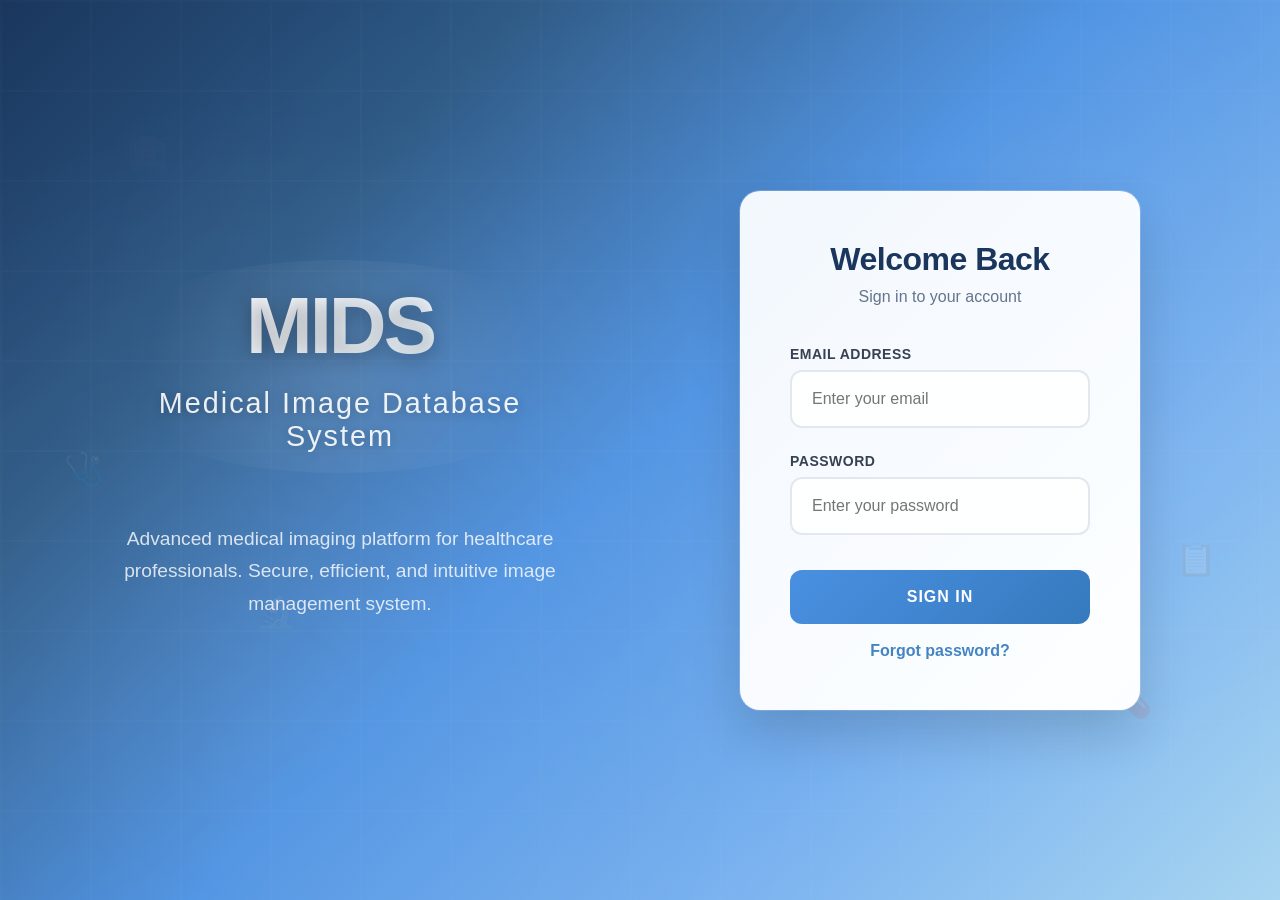
<file: index.html>
<!DOCTYPE html>
<html lang="en">
<head>
    <meta charset="UTF-8">
    <meta name="viewport" content="width=device-width, initial-scale=1.0">
    <title>MIDS Dashboard</title>
    <link rel="stylesheet" href="css/style.css">
    <style>
        .user-info {
            display: flex;
            align-items: center;
            gap: 15px;
            margin-left: auto;
        }
        
        .user-avatar {
            width: 40px;
            height: 40px;
            background: linear-gradient(135deg, #667eea 0%, #764ba2 100%);
            border-radius: 50%;
            display: flex;
            align-items: center;
            justify-content: center;
            color: white;
            font-weight: 600;
            font-size: 16px;
        }
        
        .user-details {
            text-align: right;
        }
        
        .user-name {
            font-weight: 600;
            color: #333;
            font-size: 14px;
        }
        
        .user-role {
            color: #84cbb7;
            font-size: 12px;
            text-transform: uppercase;
        }
        
        .logout-btn {
            background: #dc3545;
            color: white;
            border: none;
            padding: 8px 16px;
            border-radius: 6px;
            cursor: pointer;
            font-size: 12px;
            transition: background-color 0.3s;
        }
        
        .logout-btn:hover {
            background: #c82333;
        }
        
        .welcome-message {
            background: linear-gradient(135deg, #667eea 0%, #764ba2 100%);
            color: white;
            padding: 20px;
            border-radius: 10px;
            margin-bottom: 20px;
        }
        
        .welcome-message h2 {
            margin: 0 0 10px 0;
            font-size: 24px;
        }
        
        .welcome-message p {
            margin: 0;
            opacity: 0.9;
        }
        
        .admin-badge {
            background: #ffc107;
            color: #333;
            padding: 4px 8px;
            border-radius: 4px;
            font-size: 10px;
            font-weight: 600;
            text-transform: uppercase;
            margin-left: 10px;
        }
    </style>
</head>
<body>
    <div class="sidebar">
        <h2>MIDS</h2>
        <nav>
            <a href="index.html" class="active">Dashboard</a>
            <a href="images.html">Images</a>
            <a href="patients.html">Patients</a>
            <a href="doctors.html">Doctors</a>
            <a href="admin.html" id="adminLink" style="display: none;">Admin Panel</a>
        </nav>
    </div>
    <div class="main-content">
        <header>
            <h1>Dashboard</h1>
            <div class="user-info" id="userInfo" style="display: none;">
                <div class="user-details">
                    <div class="user-name" id="userName"></div>
                    <div class="user-role" id="userRole"></div>
                </div>
                <div class="user-avatar" id="userAvatar"></div>
                <button class="logout-btn" onclick="logout()">Logout</button>
            </div>
        </header>
        
        <div class="welcome-message" id="welcomeMessage" style="display: none;">
            <h2>Welcome back, <span id="welcomeName"></span>!</h2>
            <p>Here's an overview of your medical image system.</p>
        </div>
        
        <div class="card-container" id="stats-container">
            <div class="card">
                <h3>Total Images</h3>
                <p id="image-count">Loading...</p>
            </div>
            <div class="card">
                <h3>Total Patients</h3>
                <p id="patient-count">Loading...</p>
            </div>
            <div class="card">
                <h3>Total Doctors</h3>
                <p id="doctor-count">Loading...</p>
            </div>
        </div>
    </div>
    
    <script>
        // Check authentication on page load
        document.addEventListener('DOMContentLoaded', function() {
            checkAuth();
            loadStats();
        });
        
        async function checkAuth() {
            try {
                const response = await fetch('backend/auth.php?action=check');
                const data = await response.json();
                
                if (data.authenticated) {
                    displayUserInfo(data.user);
                } else {
                    // Redirect to login if not authenticated
                    window.location.href = 'login.html';
                }
            } catch (error) {
                console.error('Auth check failed:', error);
                window.location.href = 'login.html';
            }
        }
        
        function displayUserInfo(user) {
            // Display user info in header
            document.getElementById('userName').textContent = user.name;
            document.getElementById('userRole').textContent = user.role;
            document.getElementById('userAvatar').textContent = user.name.charAt(0);
            document.getElementById('userInfo').style.display = 'flex';
            
            // Show admin panel link for admin users
            if (user.role === 'Admin') {
                document.getElementById('userRole').innerHTML = user.role + '<span class="admin-badge">Admin</span>';
                document.getElementById('adminLink').style.display = 'block';
            }
            
            // Display welcome message
            document.getElementById('welcomeName').textContent = user.name;
            document.getElementById('welcomeMessage').style.display = 'block';
        }
        
        async function logout() {
            try {
                await fetch('backend/auth.php?action=logout');
                localStorage.removeItem('user');
                window.location.href = 'login.html';
            } catch (error) {
                console.error('Logout failed:', error);
            }
        }
        
        function loadStats() {
            fetch('backend/stats.php')
                .then(response => response.json())
                .then(stats => {
                    document.getElementById('image-count').textContent = stats.image_count;
                    document.getElementById('patient-count').textContent = stats.patient_count;
                    document.getElementById('doctor-count').textContent = stats.doctor_count;
                })
                .catch(error => console.error('Error fetching stats:', error));
        }
    </script>
</body>
</html>
</file>
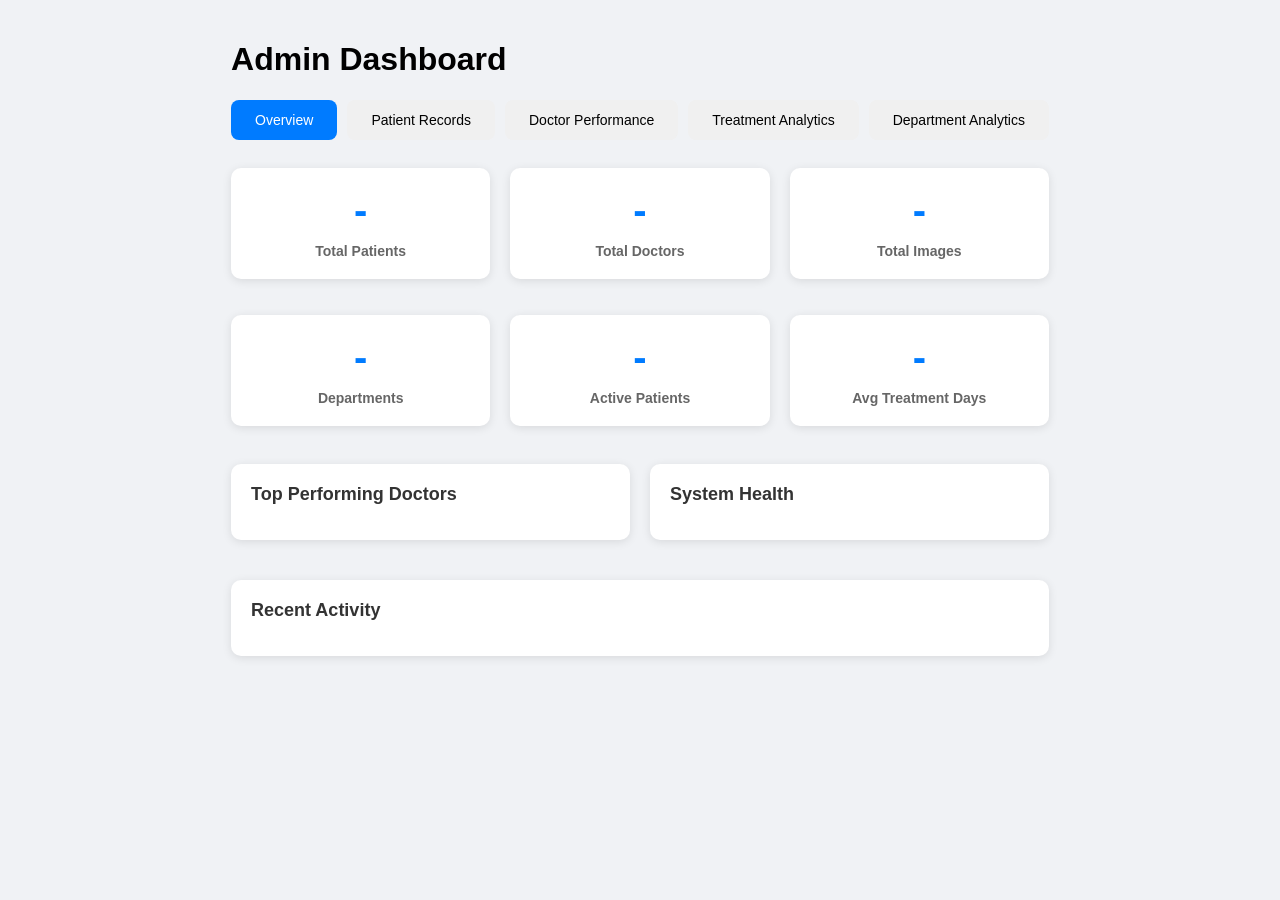
<file: admin_simple.html>
<!DOCTYPE html>
<html lang="en">
<head>
    <meta charset="UTF-8">
    <meta name="viewport" content="width=device-width, initial-scale=1.0">
    <title>Admin Dashboard - Medical Image Database</title>
    <link rel="stylesheet" href="css/style.css">
    <style>
        .admin-container {
            max-width: 1400px;
            margin: 0 auto;
            padding: 20px;
        }
        .tab-container {
            margin-bottom: 30px;
        }
        .tab-buttons {
            display: flex;
            gap: 10px;
            margin-bottom: 20px;
            flex-wrap: wrap;
        }
        .tab-button {
            padding: 12px 24px;
            background: #f0f0f0;
            border: none;
            border-radius: 8px;
            cursor: pointer;
            font-size: 14px;
            transition: all 0.3s;
        }
        .tab-button.active {
            background: #007bff;
            color: white;
        }
        .tab-content {
            display: none;
        }
        .tab-content.active {
            display: block;
        }
        .stats-grid {
            display: grid;
            grid-template-columns: repeat(auto-fit, minmax(200px, 1fr));
            gap: 20px;
            margin-bottom: 30px;
        }
        .stat-card {
            background: white;
            padding: 20px;
            border-radius: 10px;
            box-shadow: 0 2px 10px rgba(0,0,0,0.1);
            text-align: center;
        }
        .stat-number {
            font-size: 2.5em;
            font-weight: bold;
            color: #007bff;
            margin-bottom: 10px;
        }
        .stat-label {
            color: #666;
            font-size: 14px;
        }
        .data-table {
            width: 100%;
            background: white;
            border-radius: 10px;
            overflow: hidden;
            box-shadow: 0 2px 10px rgba(0,0,0,0.1);
            margin-bottom: 20px;
        }
        .data-table th {
            background: #f8f9fa;
            padding: 15px;
            text-align: left;
            font-weight: 600;
            border-bottom: 2px solid #dee2e6;
        }
        .data-table td {
            padding: 12px 15px;
            border-bottom: 1px solid #dee2e6;
        }
        .data-table tr:hover {
            background: #f8f9fa;
        }
        .chart-container {
            background: white;
            padding: 20px;
            border-radius: 10px;
            box-shadow: 0 2px 10px rgba(0,0,0,0.1);
            margin-bottom: 20px;
        }
        .chart-title {
            font-size: 18px;
            font-weight: 600;
            margin-bottom: 15px;
            color: #333;
        }
        .efficiency-metrics {
            display: grid;
            grid-template-columns: repeat(auto-fit, minmax(200px, 1fr));
            gap: 15px;
            margin-bottom: 20px;
        }
        .metric-item {
            background: #f8f9fa;
            padding: 15px;
            border-radius: 8px;
            text-align: center;
        }
        .metric-value {
            font-size: 1.5em;
            font-weight: bold;
            color: #28a745;
        }
        .metric-label {
            font-size: 12px;
            color: #666;
            margin-top: 5px;
        }
        .department-selector {
            margin-bottom: 20px;
        }
        .department-selector select {
            padding: 8px 12px;
            border: 1px solid #ddd;
            border-radius: 5px;
            font-size: 14px;
        }
        .performance-badges {
            display: flex;
            gap: 5px;
            flex-wrap: wrap;
        }
        .badge {
            padding: 2px 8px;
            border-radius: 12px;
            font-size: 11px;
            font-weight: 500;
        }
        .badge.top { background: #d4edda; color: #155724; }
        .badge.efficient { background: #d1ecf1; color: #0c5460; }
        .badge.active { background: #fff3cd; color: #856404; }
        .overview-grid {
            display: grid;
            grid-template-columns: 1fr 1fr;
            gap: 20px;
            margin-bottom: 20px;
        }
        .activity-item {
            padding: 10px;
            border-bottom: 1px solid #eee;
            display: flex;
            justify-content: space-between;
            align-items: center;
        }
        .activity-item:last-child {
            border-bottom: none;
        }
        .activity-info {
            flex: 1;
        }
        .activity-stats {
            text-align: right;
            color: #666;
        }
        .system-status {
            background: #d4edda;
            color: #155724;
            padding: 10px;
            border-radius: 5px;
            margin-top: 15px;
        }
    </style>
</head>
<body>
    <div class="admin-container">
        <h1>Admin Dashboard</h1>
        
        <div class="tab-container">
            <div class="tab-buttons">
                <button class="tab-button active" onclick="showTab('overview')">Overview</button>
                <button class="tab-button" onclick="showTab('patients')">Patient Records</button>
                <button class="tab-button" onclick="showTab('doctors')">Doctor Performance</button>
                <button class="tab-button" onclick="showTab('treatment')">Treatment Analytics</button>
                <button class="tab-button" onclick="showTab('departments')">Department Analytics</button>
            </div>
            
            <!-- Overview Tab -->
            <div id="overview" class="tab-content active">
                <div class="stats-grid">
                    <div class="stat-card">
                        <div class="stat-number" id="total-patients">-</div>
                        <div class="stat-label">Total Patients</div>
                    </div>
                    <div class="stat-card">
                        <div class="stat-number" id="total-doctors">-</div>
                        <div class="stat-label">Total Doctors</div>
                    </div>
                    <div class="stat-card">
                        <div class="stat-number" id="total-images">-</div>
                        <div class="stat-label">Total Images</div>
                    </div>
                    <div class="stat-card">
                        <div class="stat-number" id="total-departments">-</div>
                        <div class="stat-label">Departments</div>
                    </div>
                    <div class="stat-card">
                        <div class="stat-number" id="active-patients">-</div>
                        <div class="stat-label">Active Patients</div>
                    </div>
                    <div class="stat-card">
                        <div class="stat-number" id="avg-treatment-days">-</div>
                        <div class="stat-label">Avg Treatment Days</div>
                    </div>
                </div>
                
                <div class="overview-grid">
                    <div class="chart-container">
                        <div class="chart-title">Top Performing Doctors</div>
                        <div id="top-doctors-overview"></div>
                    </div>
                    
                    <div class="chart-container">
                        <div class="chart-title">System Health</div>
                        <div id="system-health"></div>
                    </div>
                </div>
                
                <div class="chart-container">
                    <div class="chart-title">Recent Activity</div>
                    <div id="recent-activity"></div>
                </div>
            </div>
            
            <!-- Patient Records Tab -->
            <div id="patients" class="tab-content">
                <div class="chart-container">
                    <div class="chart-title">Patient Records</div>
                    <div id="patient-records"></div>
                </div>
            </div>
            
            <!-- Doctor Performance Tab -->
            <div id="doctors" class="tab-content">
                <div class="chart-container">
                    <div class="chart-title">Doctor Performance Overview</div>
                    <div id="doctor-performance"></div>
                </div>
                
                <div class="chart-container">
                    <div class="chart-title">Top Performing Doctors</div>
                    <div id="top-doctors"></div>
                </div>
                
                <div class="chart-container">
                    <div class="chart-title">Most Efficient Doctors</div>
                    <div id="efficient-doctors"></div>
                </div>
            </div>
            
            <!-- Treatment Analytics Tab -->
            <div id="treatment" class="tab-content">
                <div class="efficiency-metrics" id="efficiency-metrics"></div>
                
                <div class="chart-container">
                    <div class="chart-title">Monthly Treatment Trends</div>
                    <div id="monthly-trends"></div>
                </div>
                
                <div class="chart-container">
                    <div class="chart-title">Treatment Status Breakdown</div>
                    <div id="status-breakdown"></div>
                </div>
                
                <div class="chart-container">
                    <div class="chart-title">Gender Demographics</div>
                    <div id="gender-demographics"></div>
                </div>
                
                <div class="chart-container">
                    <div class="chart-title">Department Performance</div>
                    <div id="department-performance"></div>
                </div>
            </div>
            
            <!-- Department Analytics Tab -->
            <div id="departments" class="tab-content">
                <div class="department-selector">
                    <label for="department-select">Select Department:</label>
                    <select id="department-select" onchange="loadDepartmentDetails()">
                        <option value="">All Departments</option>
                    </select>
                </div>
                
                <div class="chart-container">
                    <div class="chart-title">Department Overview</div>
                    <div id="department-overview"></div>
                </div>
                
                <div class="chart-container">
                    <div class="chart-title">Department Details</div>
                    <div id="department-details"></div>
                </div>
            </div>
        </div>
    </div>

    <script>
        // Tab functionality
        function showTab(tabName) {
            // Hide all tabs
            document.querySelectorAll('.tab-content').forEach(tab => {
                tab.classList.remove('active');
            });
            document.querySelectorAll('.tab-button').forEach(btn => {
                btn.classList.remove('active');
            });
            
            // Show selected tab
            document.getElementById(tabName).classList.add('active');
            event.target.classList.add('active');
            
            // Load data for the tab
            switch(tabName) {
                case 'overview':
                    loadOverview();
                    break;
                case 'patients':
                    loadPatientRecords();
                    break;
                case 'doctors':
                    loadDoctorPerformance();
                    break;
                case 'treatment':
                    loadTreatmentAnalytics();
                    break;
                case 'departments':
                    loadDepartmentAnalytics();
                    break;
            }
        }
        
        // Load overview data
        async function loadOverview() {
            try {
                const response = await fetch('backend/admin.php?action=overview');
                const data = await response.json();
                
                document.getElementById('total-patients').textContent = data.total_patients;
                document.getElementById('total-doctors').textContent = data.total_doctors;
                document.getElementById('total-images').textContent = data.total_images;
                document.getElementById('total-departments').textContent = data.total_departments;
                document.getElementById('active-patients').textContent = data.active_patients;
                document.getElementById('avg-treatment-days').textContent = data.avg_treatment_days || 'N/A';
                
                // Top Performing Doctors
                const topDoctorsHtml = `
                    <table class="data-table">
                        <thead>
                            <tr>
                                <th>Rank</th>
                                <th>Doctor</th>
                                <th>Department</th>
                                <th>Patients</th>
                                <th>Last Activity</th>
                            </tr>
                        </thead>
                        <tbody>
                            ${data.recent_activity.slice(0, 5).map((doctor, index) => `
                                <tr>
                                    <td>${index + 1}</td>
                                    <td>${doctor.doctor_name}</td>
                                    <td>${doctor.department_name}</td>
                                    <td>${doctor.patient_count}</td>
                                    <td>${doctor.last_activity}</td>
                                </tr>
                            `).join('')}
                        </tbody>
                    </table>
                `;
                document.getElementById('top-doctors-overview').innerHTML = topDoctorsHtml;
                
                // System Health
                const systemHealthHtml = `
                    <div style="display: grid; grid-template-columns: 1fr 1fr; gap: 15px;">
                        <div class="metric-item">
                            <div class="metric-value">${Math.round(data.total_patients / data.total_doctors)}</div>
                            <div class="metric-label">Patients per Doctor</div>
                        </div>
                        <div class="metric-item">
                            <div class="metric-value">${Math.round(data.total_images / data.total_patients)}</div>
                            <div class="metric-label">Images per Patient</div>
                        </div>
                        <div class="metric-item">
                            <div class="metric-value">${data.active_patients}</div>
                            <div class="metric-label">Active Cases</div>
                        </div>
                        <div class="metric-item">
                            <div class="metric-value">${data.total_patients - data.active_patients}</div>
                            <div class="metric-label">Completed Cases</div>
                        </div>
                    </div>
                    <div class="system-status">
                        <strong>System Status:</strong> ✓ Operational
                        <br>
                        <small>Last updated: ${new Date().toLocaleString()}</small>
                    </div>
                `;
                document.getElementById('system-health').innerHTML = systemHealthHtml;
                
                // Recent activity
                const activityHtml = data.recent_activity.map(item => `
                    <div class="activity-item">
                        <div class="activity-info">
                            <strong>${item.doctor_name}</strong> treated <strong>${item.patient_count}</strong> patients in ${item.department_name}
                        </div>
                        <div class="activity-stats">
                            <small>${item.last_activity}</small>
                        </div>
                    </div>
                `).join('');
                document.getElementById('recent-activity').innerHTML = activityHtml;
            } catch (error) {
                console.error('Error loading overview:', error);
            }
        }
        
        // Load patient records
        async function loadPatientRecords() {
            try {
                const response = await fetch('backend/admin.php?action=patient_records');
                const data = await response.json();
                
                const recordsHtml = `
                    <table class="data-table">
                        <thead>
                            <tr>
                                <th>Patient ID</th>
                                <th>Name</th>
                                <th>Age</th>
                                <th>Gender</th>
                                <th>Doctor</th>
                                <th>Department</th>
                                <th>Images</th>
                                <th>Last Activity</th>
                            </tr>
                        </thead>
                        <tbody>
                            ${data.map(patient => `
                                <tr>
                                    <td>${patient.patient_id}</td>
                                    <td>${patient.name}</td>
                                    <td>${patient.age || 'N/A'}</td>
                                    <td>${patient.gender || 'N/A'}</td>
                                    <td>${patient.doctor_name || 'N/A'}</td>
                                    <td>${patient.department_name || 'N/A'}</td>
                                    <td>${patient.image_count}</td>
                                    <td>${patient.last_activity || 'N/A'}</td>
                                </tr>
                            `).join('')}
                        </tbody>
                    </table>
                `;
                document.getElementById('patient-records').innerHTML = recordsHtml;
            } catch (error) {
                console.error('Error loading patient records:', error);
            }
        }
        
        // Load doctor performance
        async function loadDoctorPerformance() {
            try {
                const response = await fetch('backend/admin.php?action=doctor_performance');
                const data = await response.json();
                
                // Main performance table
                const performanceHtml = `
                    <table class="data-table">
                        <thead>
                            <tr>
                                <th>Doctor</th>
                                <th>Department</th>
                                <th>Patients Treated</th>
                                <th>Total Images</th>
                                <th>Avg Patient Age</th>
                                <th>Images/Patient</th>
                                <th>Avg Treatment Days</th>
                                <th>Patients/Day</th>
                                <th>Performance</th>
                            </tr>
                        </thead>
                        <tbody>
                            ${data.doctors.map(doctor => `
                                <tr>
                                    <td>${doctor.doctor_name}</td>
                                    <td>${doctor.department_name || 'N/A'}</td>
                                    <td>${doctor.patients_treated}</td>
                                    <td>${doctor.total_images}</td>
                                    <td>${doctor.avg_patient_age || 'N/A'}</td>
                                    <td>${doctor.images_per_patient || 'N/A'}</td>
                                    <td>${doctor.avg_treatment_days || 'N/A'}</td>
                                    <td>${doctor.patients_per_day || 'N/A'}</td>
                                    <td>
                                        <div class="performance-badges">
                                            ${doctor.patients_treated > 200 ? '<span class="badge top">Top</span>' : ''}
                                            ${doctor.avg_treatment_days && doctor.avg_treatment_days < 5 ? '<span class="badge efficient">Efficient</span>' : ''}
                                            ${doctor.active_patients > 0 ? '<span class="badge active">Active</span>' : ''}
                                        </div>
                                    </td>
                                </tr>
                            `).join('')}
                        </tbody>
                    </table>
                `;
                document.getElementById('doctor-performance').innerHTML = performanceHtml;
                
                // Top doctors
                const topDoctorsHtml = `
                    <table class="data-table">
                        <thead>
                            <tr>
                                <th>Rank</th>
                                <th>Doctor</th>
                                <th>Patients Treated</th>
                            </tr>
                        </thead>
                        <tbody>
                            ${data.performance_metrics.top_by_patients.map((doctor, index) => `
                                <tr>
                                    <td>${index + 1}</td>
                                    <td>${doctor.doctor_name}</td>
                                    <td>${doctor.patients_treated}</td>
                                </tr>
                            `).join('')}
                        </tbody>
                    </table>
                `;
                document.getElementById('top-doctors').innerHTML = topDoctorsHtml;
                
                // Most efficient doctors
                const efficientDoctorsHtml = `
                    <table class="data-table">
                        <thead>
                            <tr>
                                <th>Rank</th>
                                <th>Doctor</th>
                                <th>Avg Treatment Days</th>
                            </tr>
                        </thead>
                        <tbody>
                            ${data.performance_metrics.most_efficient.map((doctor, index) => `
                                <tr>
                                    <td>${index + 1}</td>
                                    <td>${doctor.doctor_name}</td>
                                    <td>${doctor.avg_treatment_days}</td>
                                </tr>
                            `).join('')}
                        </tbody>
                    </table>
                `;
                document.getElementById('efficient-doctors').innerHTML = efficientDoctorsHtml;
            } catch (error) {
                console.error('Error loading doctor performance:', error);
            }
        }
        
        // Load treatment analytics
        async function loadTreatmentAnalytics() {
            try {
                const response = await fetch('backend/admin.php?action=treatment_analytics');
                const data = await response.json();
                
                // Efficiency metrics
                const metrics = data.efficiency_metrics;
                const metricsHtml = `
                    <div class="metric-item">
                        <div class="metric-value">${metrics.total_patients}</div>
                        <div class="metric-label">Total Patients</div>
                    </div>
                    <div class="metric-item">
                        <div class="metric-value">${metrics.total_doctors}</div>
                        <div class="metric-label">Total Doctors</div>
                    </div>
                    <div class="metric-item">
                        <div class="metric-value">${metrics.total_departments}</div>
                        <div class="metric-label">Departments</div>
                    </div>
                    <div class="metric-item">
                        <div class="metric-value">${metrics.avg_treatment_duration || 'N/A'}</div>
                        <div class="metric-label">Avg Treatment Days</div>
                    </div>
                    <div class="metric-item">
                        <div class="metric-value">${metrics.avg_patients_per_doctor || 'N/A'}</div>
                        <div class="metric-label">Patients/Doctor</div>
                    </div>
                    <div class="metric-item">
                        <div class="metric-value">${metrics.avg_images_per_patient || 'N/A'}</div>
                        <div class="metric-label">Images/Patient</div>
                    </div>
                `;
                document.getElementById('efficiency-metrics').innerHTML = metricsHtml;
                
                // Monthly trends
                const trendsHtml = `
                    <table class="data-table">
                        <thead>
                            <tr>
                                <th>Month</th>
                                <th>Images Uploaded</th>
                                <th>Patients Treated</th>
                                <th>Doctors Active</th>
                                <th>Departments Active</th>
                                <th>Avg Treatment Duration</th>
                            </tr>
                        </thead>
                        <tbody>
                            ${data.monthly_trends.map(trend => `
                                <tr>
                                    <td>${trend.month}</td>
                                    <td>${trend.images_uploaded}</td>
                                    <td>${trend.patients_treated}</td>
                                    <td>${trend.doctors_active}</td>
                                    <td>${trend.departments_active}</td>
                                    <td>${trend.avg_treatment_duration || 'N/A'}</td>
                                </tr>
                            `).join('')}
                        </tbody>
                    </table>
                `;
                document.getElementById('monthly-trends').innerHTML = trendsHtml;
                
                // Status breakdown
                const statusHtml = `
                    <table class="data-table">
                        <thead>
                            <tr>
                                <th>Status</th>
                                <th>Patient Count</th>
                                <th>Doctor Count</th>
                                <th>Average Age</th>
                            </tr>
                        </thead>
                        <tbody>
                            ${data.status_breakdown.map(status => `
                                <tr>
                                    <td>${status.status}</td>
                                    <td>${status.patient_count}</td>
                                    <td>${status.doctor_count}</td>
                                    <td>${status.avg_age || 'N/A'}</td>
                                </tr>
                            `).join('')}
                        </tbody>
                    </table>
                `;
                document.getElementById('status-breakdown').innerHTML = statusHtml;
                
                // Gender demographics
                const genderHtml = `
                    <table class="data-table">
                        <thead>
                            <tr>
                                <th>Gender</th>
                                <th>Patient Count</th>
                                <th>Total Images</th>
                                <th>Average Age</th>
                                <th>Active Patients</th>
                            </tr>
                        </thead>
                        <tbody>
                            ${data.gender_demographics.map(gender => `
                                <tr>
                                    <td>${gender.gender}</td>
                                    <td>${gender.patient_count}</td>
                                    <td>${gender.total_images}</td>
                                    <td>${gender.avg_age || 'N/A'}</td>
                                    <td>${gender.active_patients}</td>
                                </tr>
                            `).join('')}
                        </tbody>
                    </table>
                `;
                document.getElementById('gender-demographics').innerHTML = genderHtml;
                
                // Department performance
                const deptHtml = `
                    <table class="data-table">
                        <thead>
                            <tr>
                                <th>Department</th>
                                <th>Total Images</th>
                                <th>Patients Treated</th>
                                <th>Doctors</th>
                                <th>Active Patients</th>
                                <th>Completed Patients</th>
                                <th>Avg Treatment Days</th>
                                <th>Avg Patient Age</th>
                                <th>Patients/Doctor</th>
                            </tr>
                        </thead>
                        <tbody>
                            ${data.department_performance.map(dept => `
                                <tr>
                                    <td>${dept.department_name}</td>
                                    <td>${dept.total_images}</td>
                                    <td>${dept.patients_treated}</td>
                                    <td>${dept.doctors_count}</td>
                                    <td>${dept.active_patients}</td>
                                    <td>${dept.completed_patients}</td>
                                    <td>${dept.avg_treatment_days || 'N/A'}</td>
                                    <td>${dept.avg_patient_age || 'N/A'}</td>
                                    <td>${dept.patients_per_doctor || 'N/A'}</td>
                                </tr>
                            `).join('')}
                        </tbody>
                    </table>
                `;
                document.getElementById('department-performance').innerHTML = deptHtml;
            } catch (error) {
                console.error('Error loading treatment analytics:', error);
            }
        }
        
        // Load department analytics
        async function loadDepartmentAnalytics() {
            try {
                const response = await fetch('backend/admin.php?action=department_analytics');
                const data = await response.json();
                
                // Populate department selector
                const select = document.getElementById('department-select');
                select.innerHTML = '<option value="">All Departments</option>';
                data.forEach(dept => {
                    select.innerHTML += `<option value="${dept.department_id}">${dept.department_name}</option>`;
                });
                
                // Department overview
                const overviewHtml = `
                    <table class="data-table">
                        <thead>
                            <tr>
                                <th>Department</th>
                                <th>Total Images</th>
                                <th>Patients Treated</th>
                                <th>Doctors</th>
                                <th>Active Patients</th>
                                <th>Completed Patients</th>
                                <th>Avg Treatment Days</th>
                                <th>Avg Patient Age</th>
                                <th>Patients/Doctor</th>
                                <th>Images/Patient</th>
                                <th>Subcategories</th>
                            </tr>
                        </thead>
                        <tbody>
                            ${data.map(dept => `
                                <tr>
                                    <td>${dept.department_name}</td>
                                    <td>${dept.total_images}</td>
                                    <td>${dept.total_patients}</td>
                                    <td>${dept.total_doctors}</td>
                                    <td>${dept.active_patients}</td>
                                    <td>${dept.completed_patients}</td>
                                    <td>${dept.avg_treatment_days || 'N/A'}</td>
                                    <td>${dept.avg_patient_age || 'N/A'}</td>
                                    <td>${dept.patients_per_doctor || 'N/A'}</td>
                                    <td>${dept.images_per_patient || 'N/A'}</td>
                                    <td>${dept.subcategories_count}</td>
                                </tr>
                            `).join('')}
                        </tbody>
                    </table>
                `;
                document.getElementById('department-overview').innerHTML = overviewHtml;
                
                // Clear details initially
                document.getElementById('department-details').innerHTML = '<p>Select a department to view detailed analytics.</p>';
            } catch (error) {
                console.error('Error loading department analytics:', error);
            }
        }
        
        // Load department details
        async function loadDepartmentDetails() {
            const departmentId = document.getElementById('department-select').value;
            if (!departmentId) {
                document.getElementById('department-details').innerHTML = '<p>Select a department to view detailed analytics.</p>';
                return;
            }
            
            try {
                const response = await fetch(`backend/admin.php?action=department_analytics&department_id=${departmentId}`);
                const data = await response.json();
                
                const detailsHtml = `
                    <div style="display: grid; grid-template-columns: 1fr 1fr; gap: 20px;">
                        <div>
                            <h4>Gender Distribution</h4>
                            <table class="data-table">
                                <thead>
                                    <tr>
                                        <th>Gender</th>
                                        <th>Patient Count</th>
                                        <th>Average Age</th>
                                    </tr>
                                </thead>
                                <tbody>
                                    ${data.additional_data.gender_distribution.map(gender => `
                                        <tr>
                                            <td>${gender.gender}</td>
                                            <td>${gender.patient_count}</td>
                                            <td>${gender.avg_age || 'N/A'}</td>
                                        </tr>
                                    `).join('')}
                                </tbody>
                            </table>
                        </div>
                        <div>
                            <h4>Subcategory Breakdown</h4>
                            <table class="data-table">
                                <thead>
                                    <tr>
                                        <th>Subcategory</th>
                                        <th>Images</th>
                                        <th>Patients</th>
                                        <th>Doctors</th>
                                    </tr>
                                </thead>
                                <tbody>
                                    ${data.additional_data.subcategory_breakdown.map(sub => `
                                        <tr>
                                            <td>${sub.subcategory_name}</td>
                                            <td>${sub.image_count}</td>
                                            <td>${sub.patient_count}</td>
                                            <td>${sub.doctor_count}</td>
                                        </tr>
                                    `).join('')}
                                </tbody>
                            </table>
                        </div>
                    </div>
                    <div style="margin-top: 20px;">
                        <h4>Monthly Trends</h4>
                        <table class="data-table">
                            <thead>
                                <tr>
                                    <th>Month</th>
                                    <th>Images Uploaded</th>
                                    <th>Patients Treated</th>
                                    <th>Doctors Active</th>
                                </tr>
                            </thead>
                            <tbody>
                                ${data.additional_data.monthly_trends.map(trend => `
                                    <tr>
                                        <td>${trend.month}</td>
                                        <td>${trend.images_uploaded}</td>
                                        <td>${trend.patients_treated}</td>
                                        <td>${trend.doctors_active}</td>
                                    </tr>
                                `).join('')}
                            </tbody>
                        </table>
                    </div>
                `;
                document.getElementById('department-details').innerHTML = detailsHtml;
            } catch (error) {
                console.error('Error loading department details:', error);
            }
        }
        
        // Load initial data
        document.addEventListener('DOMContentLoaded', function() {
            loadOverview();
        });
    </script>
</body>
</html>
</file>
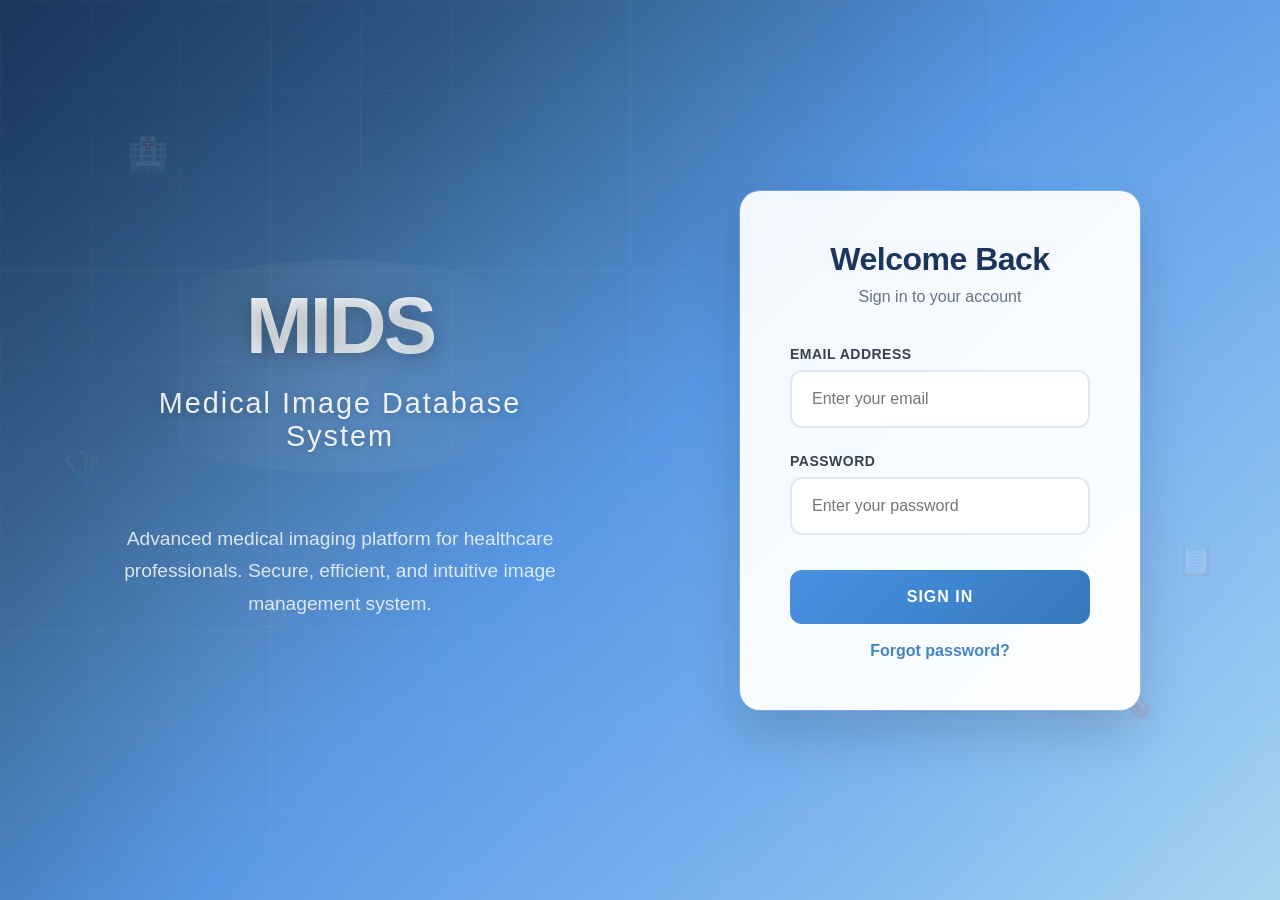
<file: doctors.html>
<!DOCTYPE html>
<html lang="en">
<head>
    <meta charset="UTF-8">
    <meta name="viewport" content="width=device-width, initial-scale=1.0">
    <title>MIDS Doctors</title>
    <link rel="stylesheet" href="css/style.css">
    <style>
        .user-info {
            display: flex;
            align-items: center;
            gap: 15px;
            margin-left: auto;
        }
        
        .user-avatar {
            width: 40px;
            height: 40px;
            background: linear-gradient(135deg, #667eea 0%, #764ba2 100%);
            border-radius: 50%;
            display: flex;
            align-items: center;
            justify-content: center;
            color: white;
            font-weight: 600;
            font-size: 16px;
        }
        
        .user-details {
            text-align: right;
        }
        
        .user-name {
            font-weight: 600;
            color: #333;
            font-size: 14px;
        }
        
        .user-role {
            color: #666;
            font-size: 12px;
            text-transform: uppercase;
        }
        
        .logout-btn {
            background: #dc3545;
            color: white;
            border: none;
            padding: 8px 16px;
            border-radius: 6px;
            cursor: pointer;
            font-size: 12px;
            transition: background-color 0.3s;
        }
        
        .logout-btn:hover {
            background: #c82333;
        }
        
        .admin-badge {
            background: #ffc107;
            color: #333;
            padding: 4px 8px;
            border-radius: 4px;
            font-size: 10px;
            font-weight: 600;
            text-transform: uppercase;
            margin-left: 10px;
        }
        
        .access-badge {
            display: inline-block;
            padding: 4px 8px;
            border-radius: 4px;
            font-size: 10px;
            font-weight: 600;
            text-transform: uppercase;
            margin-left: 10px;
        }
        
        .access-admin {
            background: #ffc107;
            color: #333;
        }
        
        .access-user {
            background: #6c757d;
            color: white;
        }
    </style>
</head>
<body>
    <div class="sidebar">
        <h2>MIDS</h2>
        <nav>
            <a href="index.html">Dashboard</a>
            <a href="images.html">Images</a>
            <a href="patients.html">Patients</a>
            <a href="doctors.html" class="active">Doctors</a>
            <a href="admin.html" id="adminLink" style="display: none;">Admin Panel</a>
        </nav>
    </div>
    <div class="main-content">
        <header>
            <h1>Medical Staff</h1>
            <div class="user-info" id="userInfo" style="display: none;">
                <div class="user-details">
                    <div class="user-name" id="userName"></div>
                    <div class="user-role" id="userRole"></div>
                </div>
                <div class="user-avatar" id="userAvatar"></div>
                <button class="logout-btn" onclick="logout()">Logout</button>
            </div>
        </header>
        <div class="card-container" id="doctor-container">
            <p id="loading">Loading doctors...</p>
        </div>
    </div>
    
    <script>
        // Check authentication on page load
        document.addEventListener('DOMContentLoaded', function() {
            checkAuth();
            loadDoctors();
        });
        
        async function checkAuth() {
            try {
                const response = await fetch('backend/auth.php?action=check');
                const data = await response.json();
                
                if (data.authenticated) {
                    displayUserInfo(data.user);
                } else {
                    // Redirect to login if not authenticated
                    window.location.href = 'login.html';
                }
            } catch (error) {
                console.error('Auth check failed:', error);
                window.location.href = 'login.html';
            }
        }
        
        function displayUserInfo(user) {
            // Display user info in header
            document.getElementById('userName').textContent = user.name;
            document.getElementById('userRole').textContent = user.role;
            document.getElementById('userAvatar').textContent = user.name.charAt(0);
            document.getElementById('userInfo').style.display = 'flex';
            
            // Show admin panel link for admin users
            if (user.role === 'Admin') {
                document.getElementById('userRole').innerHTML = user.role + '<span class="admin-badge">Admin</span>';
                document.getElementById('adminLink').style.display = 'block';
            }
        }
        
        async function logout() {
            try {
                await fetch('backend/auth.php?action=logout');
                localStorage.removeItem('user');
                window.location.href = 'login.html';
            } catch (error) {
                console.error('Logout failed:', error);
            }
        }
        
        function loadDoctors() {
            fetch('backend/doctors.php')
                .then(response => {
                    if (!response.ok) {
                        throw new Error(`HTTP error! status: ${response.status}`);
                    }
                    return response.json();
                })
                .then(doctors => {
                    const container = document.getElementById('doctor-container');
                    const loadingIndicator = document.getElementById('loading');
                    
                    if (loadingIndicator) {
                        loadingIndicator.remove();
                    }

                    if (doctors.length === 0) {
                        container.innerHTML = '<p>No doctors found in the database.</p>';
                        return;
                    }

                    doctors.forEach(doctor => {
                        const card = document.createElement('div');
                        card.classList.add('card');
                        
                        const accessClass = doctor.access_level === 'Admin' ? 'access-admin' : 'access-user';
                        
                        card.innerHTML = `
                            <h3>${doctor.name}</h3>
                            <p><strong>ID:</strong> ${doctor.doctor_id}</p>
                            <p><strong>Email:</strong> ${doctor.email}</p>
                            <p><strong>Department:</strong> ${doctor.department_name || 'N/A'}</p>
                            <p><strong>Access Level:</strong> 
                                <span class="access-badge ${accessClass}">${doctor.access_level}</span>
                            </p>
                            <p><strong>Joined:</strong> ${new Date(doctor.created_at).toLocaleDateString()}</p>
                        `;
                        container.appendChild(card);
                    });
                })
                .catch(error => {
                    console.error('Error fetching doctors:', error);
                    const container = document.getElementById('doctor-container');
                    container.innerHTML = `<p id="error">Error loading doctors.</p>`;
                });
        }
    </script>
</body>
</html>
</file>
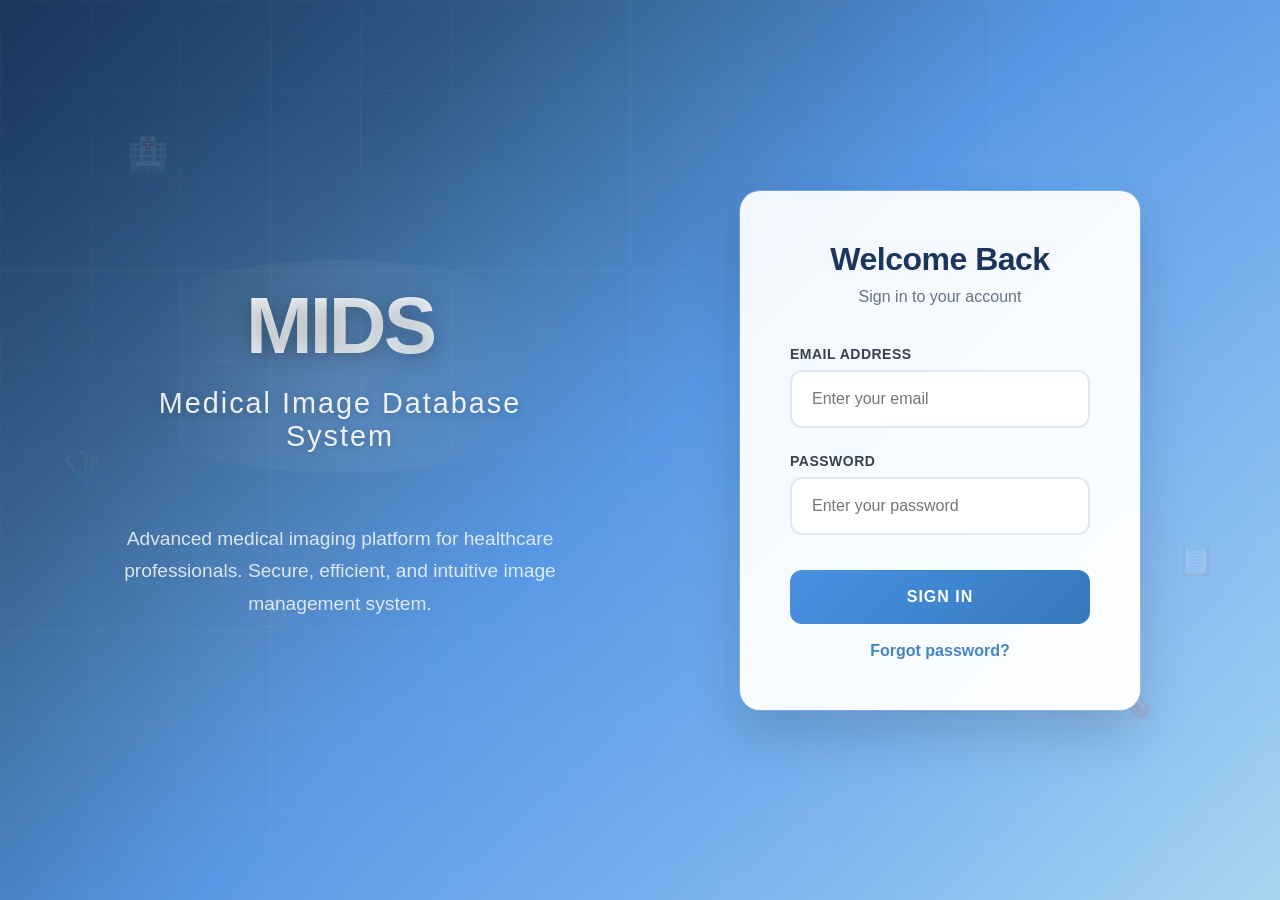
<file: images.html>
<!DOCTYPE html>
<html lang="en">
<head>
    <meta charset="UTF-8">
    <meta name="viewport" content="width=device-width, initial-scale=1.0">
    <title>MIDS Images</title>
    <link rel="stylesheet" href="css/style.css">
    <style>
        .user-info {
            display: flex;
            align-items: center;
            gap: 15px;
            margin-left: auto;
        }
        
        .user-avatar {
            width: 40px;
            height: 40px;
            background: linear-gradient(135deg, #667eea 0%, #764ba2 100%);
            border-radius: 50%;
            display: flex;
            align-items: center;
            justify-content: center;
            color: white;
            font-weight: 600;
            font-size: 16px;
        }
        
        .user-details {
            text-align: right;
        }
        
        .user-name {
            font-weight: 600;
            color: #333;
            font-size: 14px;
        }
        
        .user-role {
            color: #666;
            font-size: 12px;
            text-transform: uppercase;
        }
        
        .logout-btn {
            background: #dc3545;
            color: white;
            border: none;
            padding: 8px 16px;
            border-radius: 6px;
            cursor: pointer;
            font-size: 12px;
            transition: background-color 0.3s;
        }
        
        .logout-btn:hover {
            background: #c82333;
        }
        
        .admin-badge {
            background: #ffc107;
            color: #333;
            padding: 4px 8px;
            border-radius: 4px;
            font-size: 10px;
            font-weight: 600;
            text-transform: uppercase;
            margin-left: 10px;
        }
        .tab-btn {
            background: #e0e7ef;
            border: none;
            padding: 10px 24px;
            border-radius: 8px 8px 0 0;
            font-weight: 600;
            color: #333;
            margin-right: 4px;
            cursor: pointer;
            transition: background 0.2s;
        }
        .tab-btn.active {
            background: #4a90e2;
            color: #fff;
        }
    </style>
</head>
<body>
    <div class="sidebar">
        <h2>MIDS</h2>
        <nav>
            <a href="index.html">Dashboard</a>
            <a href="images.html" class="active">Images</a>
            <a href="patients.html">Patients</a>
            <a href="doctors.html">Doctors</a>
            <a href="admin.html" id="adminLink" style="display: none;">Admin Panel</a>
        </nav>
    </div>
    <div class="main-content">
        <header>
            <h1>Browse Images</h1>
            <div class="user-info" id="userInfo" style="display: none;">
                <div class="user-details">
                    <div class="user-name" id="userName"></div>
                    <div class="user-role" id="userRole"></div>
                </div>
                <div class="user-avatar" id="userAvatar"></div>
                <button class="logout-btn" onclick="logout()">Logout</button>
            </div>
        </header>
        <div style="margin-bottom: 20px;">
            <button id="originalTab" class="tab-btn active" onclick="showTab('original')">Original Images</button>
            <button id="processedTab" class="tab-btn" onclick="showTab('processed')">Processed Images</button>
        </div>
        <div class="card-container" id="image-container">
            <p id="loading">Loading images...</p>
        </div>
    </div>
    
    <script>
        let currentTab = 'original';
        document.addEventListener('DOMContentLoaded', function() {
            checkAuth();
            showTab('original');
        });
        
        async function checkAuth() {
            try {
                const response = await fetch('backend/auth.php?action=check');
                const data = await response.json();
                
                if (data.authenticated) {
                    displayUserInfo(data.user);
                } else {
                    // Redirect to login if not authenticated
                    window.location.href = 'login.html';
                }
            } catch (error) {
                console.error('Auth check failed:', error);
                window.location.href = 'login.html';
            }
        }
        
        function displayUserInfo(user) {
            // Display user info in header
            document.getElementById('userName').textContent = user.name;
            document.getElementById('userRole').textContent = user.role;
            document.getElementById('userAvatar').textContent = user.name.charAt(0);
            document.getElementById('userInfo').style.display = 'flex';
            
            // Show admin panel link for admin users
            if (user.role === 'Admin') {
                document.getElementById('userRole').innerHTML = user.role + '<span class="admin-badge">Admin</span>';
                document.getElementById('adminLink').style.display = 'block';
            }
        }
        
        async function logout() {
            try {
                await fetch('backend/auth.php?action=logout');
                localStorage.removeItem('user');
                window.location.href = 'login.html';
            } catch (error) {
                console.error('Logout failed:', error);
            }
        }
        
        function showTab(tab) {
            currentTab = tab;
            document.getElementById('originalTab').classList.toggle('active', tab === 'original');
            document.getElementById('processedTab').classList.toggle('active', tab === 'processed');
            const container = document.getElementById('image-container');
            container.innerHTML = '<p id="loading">Loading images...</p>';
            if (tab === 'original') {
                loadImages();
            } else {
                loadProcessedImages();
            }
        }
        
        function loadImages() {
            fetch('backend/images.php')
                .then(response => {
                    if (!response.ok) {
                        throw new Error(`HTTP error! status: ${response.status}`);
                    }
                    return response.json();
                })
                .then(images => {
                    const container = document.getElementById('image-container');
                    const loadingIndicator = document.getElementById('loading');
                    
                    if (loadingIndicator) {
                        loadingIndicator.remove();
                    }

                    if (images.length === 0) {
                        container.innerHTML = '<p>No images found in the database.</p>';
                        return;
                    }

                    images.forEach(image => {
                        const card = document.createElement('div');
                        card.classList.add('image-card');
                        
                        card.innerHTML = `
                            <img src="${image.image_path}" alt="Image ID: ${image.image_id}" onerror="this.style.display='none'">
                            <p><strong>Patient:</strong> ${image.patient_name || 'N/A'}</p>
                            <p><strong>Doctor:</strong> ${image.doctor_name || 'N/A'}</p>
                            <p><strong>Department:</strong> ${image.department_name || 'N/A'}</p>
                            <p><strong>Subcategory:</strong> ${image.subcategory_name || 'N/A'}</p>
                            <p><strong>Description:</strong> ${image.description}</p>
                            <a href="process_image.php?image_id=${image.image_id}" class="process-btn">Process</a>
                        `;
                        container.appendChild(card);
                    });
                })
                .catch(error => {
                    console.error('Error fetching images:', error);
                    const container = document.getElementById('image-container');
                    container.innerHTML = `<p id="error">Error loading images.</p>`;
                });
        }
        
        function loadProcessedImages() {
            fetch('backend/processed_images.php')
                .then(response => {
                    if (!response.ok) throw new Error(`HTTP error! status: ${response.status}`);
                    return response.json();
                })
                .then(images => {
                    const container = document.getElementById('image-container');
                    const loadingIndicator = document.getElementById('loading');
                    if (loadingIndicator) loadingIndicator.remove();
                    if (images.length === 0) {
                        container.innerHTML = '<p>No processed images found in the database.</p>';
                        return;
                    }
                    images.forEach(image => {
                        const card = document.createElement('div');
                        card.classList.add('image-card');
                        card.innerHTML = `
                            <img src="${image.processed_path}" alt="Processed Image ID: ${image.processed_image_id}" onerror="this.style.display='none'">
                            <p><strong>Processing Type:</strong> ${image.processing_type || 'N/A'}</p>
                            <p><strong>Processed By:</strong> ${image.processed_by_name || 'N/A'}</p>
                            <p><strong>Processed At:</strong> ${image.processed_at || 'N/A'}</p>
                            <hr>
                            <p><strong>Original Image:</strong></p>
                            <img src="${image.original_image_path}" alt="Original Image" style="max-width: 100px; max-height: 100px;" onerror="this.style.display='none'">
                            <p><strong>Patient:</strong> ${image.patient_name || 'N/A'}</p>
                            <p><strong>Doctor:</strong> ${image.doctor_name || 'N/A'}</p>
                            <p><strong>Department:</strong> ${image.department_name || 'N/A'}</p>
                            <p><strong>Subcategory:</strong> ${image.subcategory_name || 'N/A'}</p>
                            <p><strong>Description:</strong> ${image.original_description || ''}</p>
                            <a href="process_image.php?image_id=${image.image_id}" class="process-btn">Process</a>
                        `;
                        container.appendChild(card);
                    });
                })
                .catch(error => {
                    console.error('Error fetching processed images:', error);
                    const container = document.getElementById('image-container');
                    container.innerHTML = `<p id="error">Error loading processed images.</p>`;
                });
        }
    </script>
</body>
</html>
</file>
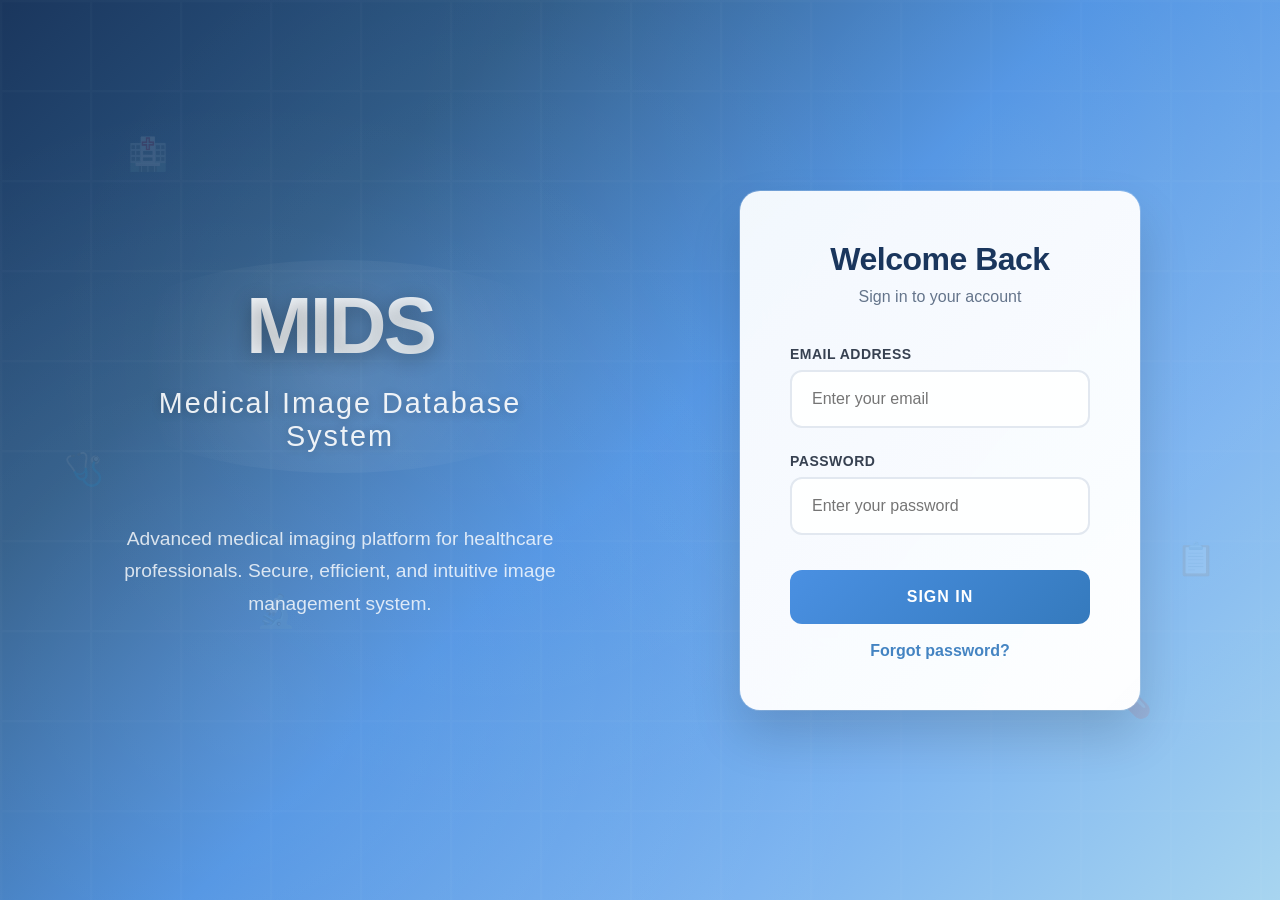
<file: login.html>
<!DOCTYPE html>
<html lang="en">
<head>
    <meta charset="UTF-8">
    <meta name="viewport" content="width=device-width, initial-scale=1.0">
    <title>MIDS - Login</title>
    <style>
        * {
            margin: 0;
            padding: 0;
            box-sizing: border-box;
        }

        body {
            font-family: -apple-system, BlinkMacSystemFont, "Segoe UI", Roboto, Helvetica, Arial, sans-serif;
            background: linear-gradient(135deg, #1a365d 0%, #2d5a87 25%, #4a90e2 50%, #7bb3f0 75%, #a8d5f0 100%);
            min-height: 100vh;
            display: flex;
            align-items: center;
            justify-content: center;
            position: relative;
            overflow: hidden;
        }

        /* Professional medical background elements */
        body::before {
            content: '';
            position: absolute;
            top: 0;
            left: 0;
            right: 0;
            bottom: 0;
            background: 
                radial-gradient(circle at 20% 80%, rgba(255, 255, 255, 0.1) 0%, transparent 50%),
                radial-gradient(circle at 80% 20%, rgba(255, 255, 255, 0.08) 0%, transparent 50%),
                radial-gradient(circle at 40% 40%, rgba(255, 255, 255, 0.05) 0%, transparent 50%);
            animation: pulse 8s ease-in-out infinite;
        }

        body::after {
            content: '';
            position: absolute;
            top: 0;
            left: 0;
            right: 0;
            bottom: 0;
            background-image: 
                url('data:image/svg+xml,<svg xmlns="http://www.w3.org/2000/svg" viewBox="0 0 100 100"><defs><pattern id="grid" width="10" height="10" patternUnits="userSpaceOnUse"><path d="M 10 0 L 0 0 0 10" fill="none" stroke="rgba(255,255,255,0.03)" stroke-width="0.5"/></pattern></defs><rect width="100" height="100" fill="url(%23grid)"/></svg>');
            opacity: 0.6;
            pointer-events: none;
        }

        @keyframes pulse {
            0%, 100% { opacity: 0.8; }
            50% { opacity: 1; }
        }

        /* Floating medical icons */
        .medical-icons {
            position: absolute;
            top: 0;
            left: 0;
            right: 0;
            bottom: 0;
            pointer-events: none;
            z-index: 0;
        }

        .medical-icon {
            position: absolute;
            color: rgba(255, 255, 255, 0.1);
            font-size: 2rem;
            animation: float 15s ease-in-out infinite;
        }

        .medical-icon:nth-child(1) { top: 15%; left: 10%; animation-delay: 0s; }
        .medical-icon:nth-child(2) { top: 25%; right: 15%; animation-delay: 2s; }
        .medical-icon:nth-child(3) { bottom: 30%; left: 20%; animation-delay: 4s; }
        .medical-icon:nth-child(4) { bottom: 20%; right: 10%; animation-delay: 6s; }
        .medical-icon:nth-child(5) { top: 50%; left: 5%; animation-delay: 8s; }
        .medical-icon:nth-child(6) { top: 60%; right: 5%; animation-delay: 10s; }

        @keyframes float {
            0%, 100% { transform: translateY(0px) rotate(0deg); opacity: 0.1; }
            50% { transform: translateY(-20px) rotate(180deg); opacity: 0.2; }
        }

        .page-container {
            display: flex;
            width: 100%;
            max-width: 1200px;
            height: 100vh;
            align-items: center;
            justify-content: center;
            position: relative;
            z-index: 1;
        }

        .brand-section {
            flex: 1;
            display: flex;
            flex-direction: column;
            align-items: center;
            justify-content: center;
            padding: 60px;
            text-align: center;
        }

        .brand-logo {
            margin-bottom: 40px;
            position: relative;
        }

        .brand-logo::before {
            content: '';
            position: absolute;
            top: -20px;
            left: -20px;
            right: -20px;
            bottom: -20px;
            background: radial-gradient(circle, rgba(255, 255, 255, 0.1) 0%, transparent 70%);
            border-radius: 50%;
            z-index: -1;
        }

        .brand-logo h1 {
            font-size: 5rem;
            font-weight: 900;
            color: #ffffff;
            margin-bottom: 15px;
            letter-spacing: -3px;
            text-shadow: 0 4px 20px rgba(0, 0, 0, 0.3);
            background: linear-gradient(135deg, #ffffff 0%, #e6f3ff 100%);
            -webkit-background-clip: text;
            -webkit-text-fill-color: transparent;
            background-clip: text;
        }

        .brand-logo .subtitle {
            font-size: 1.8rem;
            color: rgba(255, 255, 255, 0.9);
            font-weight: 300;
            letter-spacing: 2px;
            text-shadow: 0 2px 10px rgba(0, 0, 0, 0.2);
        }

        .brand-description {
            max-width: 450px;
            color: rgba(255, 255, 255, 0.8);
            font-size: 1.2rem;
            line-height: 1.7;
            margin-top: 30px;
            font-weight: 300;
        }

        .login-section {
            flex: 1;
            display: flex;
            align-items: center;
            justify-content: center;
            padding: 60px;
        }

        .login-container {
            background: rgba(255, 255, 255, 0.98);
            backdrop-filter: blur(30px);
            border-radius: 20px;
            box-shadow: 
                0 25px 50px rgba(0, 0, 0, 0.15),
                0 0 0 1px rgba(255, 255, 255, 0.2);
            padding: 50px;
            width: 100%;
            max-width: 400px;
            text-align: center;
            position: relative;
        }

        .login-container::before {
            content: '';
            position: absolute;
            top: 0;
            left: 0;
            right: 0;
            bottom: 0;
            background: linear-gradient(135deg, rgba(74, 144, 226, 0.05) 0%, rgba(255, 255, 255, 0.1) 100%);
            border-radius: 20px;
            pointer-events: none;
        }

        .login-header {
            position: relative;
            z-index: 1;
            margin-bottom: 40px;
        }

        .login-header h2 {
            color: #1a365d;
            font-size: 32px;
            font-weight: 700;
            margin-bottom: 10px;
            letter-spacing: -0.5px;
        }

        .login-header p {
            color: #64748b;
            font-size: 16px;
            font-weight: 400;
        }

        .form-group {
            margin-bottom: 25px;
            text-align: left;
            position: relative;
            z-index: 1;
        }

        .form-group label {
            display: block;
            margin-bottom: 8px;
            color: #374151;
            font-weight: 600;
            font-size: 14px;
            text-transform: uppercase;
            letter-spacing: 0.5px;
        }

        .form-group input {
            width: 100%;
            padding: 18px 20px;
            border: 2px solid #e2e8f0;
            border-radius: 12px;
            font-size: 16px;
            transition: all 0.3s ease;
            background: rgba(255, 255, 255, 0.9);
            font-weight: 500;
        }

        .form-group input:focus {
            outline: none;
            border-color: #4a90e2;
            background: white;
            box-shadow: 0 0 0 4px rgba(74, 144, 226, 0.1);
            transform: translateY(-1px);
        }

        .login-btn {
            width: 100%;
            padding: 18px;
            background: linear-gradient(135deg, #4a90e2 0%, #357abd 100%);
            color: white;
            border: none;
            border-radius: 12px;
            font-size: 16px;
            font-weight: 700;
            cursor: pointer;
            transition: all 0.3s ease;
            margin-top: 10px;
            position: relative;
            z-index: 1;
            text-transform: uppercase;
            letter-spacing: 1px;
        }

        .login-btn:hover {
            transform: translateY(-2px);
            box-shadow: 0 10px 30px rgba(74, 144, 226, 0.3);
            background: linear-gradient(135deg, #357abd 0%, #2d5a87 100%);
        }

        .login-btn:disabled {
            opacity: 0.6;
            cursor: not-allowed;
            transform: none;
            box-shadow: none;
        }

        .error-message {
            background: #fef2f2;
            color: #dc2626;
            padding: 16px;
            border-radius: 12px;
            margin-bottom: 25px;
            font-size: 14px;
            display: none;
            border: 1px solid #fecaca;
            position: relative;
            z-index: 1;
            font-weight: 500;
        }

        .loading {
            display: none;
            margin-left: 12px;
        }

        .spinner {
            width: 18px;
            height: 18px;
            border: 2px solid rgba(255, 255, 255, 0.3);
            border-top: 2px solid white;
            border-radius: 50%;
            animation: spin 1s linear infinite;
        }

        @keyframes spin {
            0% { transform: rotate(0deg); }
            100% { transform: rotate(360deg); }
        }

        /* Responsive design */
        @media (max-width: 768px) {
            .page-container {
                flex-direction: column;
                height: auto;
                min-height: 100vh;
            }
            
            .brand-section {
                padding: 40px 20px;
            }
            
            .brand-logo h1 {
                font-size: 3.5rem;
            }
            
            .brand-logo .subtitle {
                font-size: 1.4rem;
            }
            
            .login-section {
                padding: 20px;
            }
            
            .login-container {
                padding: 40px 30px;
            }
        }
    </style>
</head>
<body>
    <!-- Floating medical icons -->
    <div class="medical-icons">
        <div class="medical-icon">🏥</div>
        <div class="medical-icon">⚕️</div>
        <div class="medical-icon">🔬</div>
        <div class="medical-icon">💊</div>
        <div class="medical-icon">🩺</div>
        <div class="medical-icon">📋</div>
    </div>

    <div class="page-container">
        <div class="brand-section">
            <div class="brand-logo">
                <h1>MIDS</h1>
                <div class="subtitle">Medical Image Database System</div>
            </div>
            <div class="brand-description">
                Advanced medical imaging platform for healthcare professionals. 
                Secure, efficient, and intuitive image management system.
            </div>
        </div>
        
        <div class="login-section">
            <div class="login-container">
                <div class="login-header">
                    <h2>Welcome Back</h2>
                    <p>Sign in to your account</p>
                </div>

                <div class="error-message" id="errorMessage"></div>

                <form id="loginForm">
                    <div class="form-group">
                        <label for="email">Email Address</label>
                        <input type="email" id="email" name="email" required placeholder="Enter your email">
                    </div>

                    <div class="form-group">
                        <label for="password">Password</label>
                        <input type="password" id="password" name="password" required placeholder="Enter your password">
                    </div>

                    <button type="submit" class="login-btn" id="loginBtn">
                        Sign In
                        <span class="loading" id="loading">
                            <div class="spinner"></div>
                        </span>
                    </button>
                </form>
                <div style="margin-top: 18px; text-align: center;">
                    <a href="forgot_password.php" style="color: #357abd; font-weight: 600; text-decoration: none;">Forgot password?</a>
                </div>
            </div>
        </div>
    </div>

    <script>
        document.getElementById('loginForm').addEventListener('submit', async function(e) {
            e.preventDefault();
            
            const email = document.getElementById('email').value;
            const password = document.getElementById('password').value;
            const loginBtn = document.getElementById('loginBtn');
            const loading = document.getElementById('loading');
            const errorMessage = document.getElementById('errorMessage');
            
            // Show loading state
            loginBtn.disabled = true;
            loading.style.display = 'inline-block';
            errorMessage.style.display = 'none';
            
            try {
                const response = await fetch('backend/auth.php?action=login', {
                    method: 'POST',
                    headers: {
                        'Content-Type': 'application/json',
                    },
                    body: JSON.stringify({ email, password })
                });
                
                const data = await response.json();
                
                if (data.success) {
                    // Store user info in localStorage for frontend use
                    localStorage.setItem('user', JSON.stringify(data.user));
                    
                    // Redirect to dashboard
                    window.location.href = 'index.html';
                } else {
                    errorMessage.textContent = data.error || 'Login failed';
                    errorMessage.style.display = 'block';
                }
            } catch (error) {
                errorMessage.textContent = 'Network error. Please try again.';
                errorMessage.style.display = 'block';
            } finally {
                // Reset loading state
                loginBtn.disabled = false;
                loading.style.display = 'none';
            }
        });
    </script>
</body>
</html>
</file>
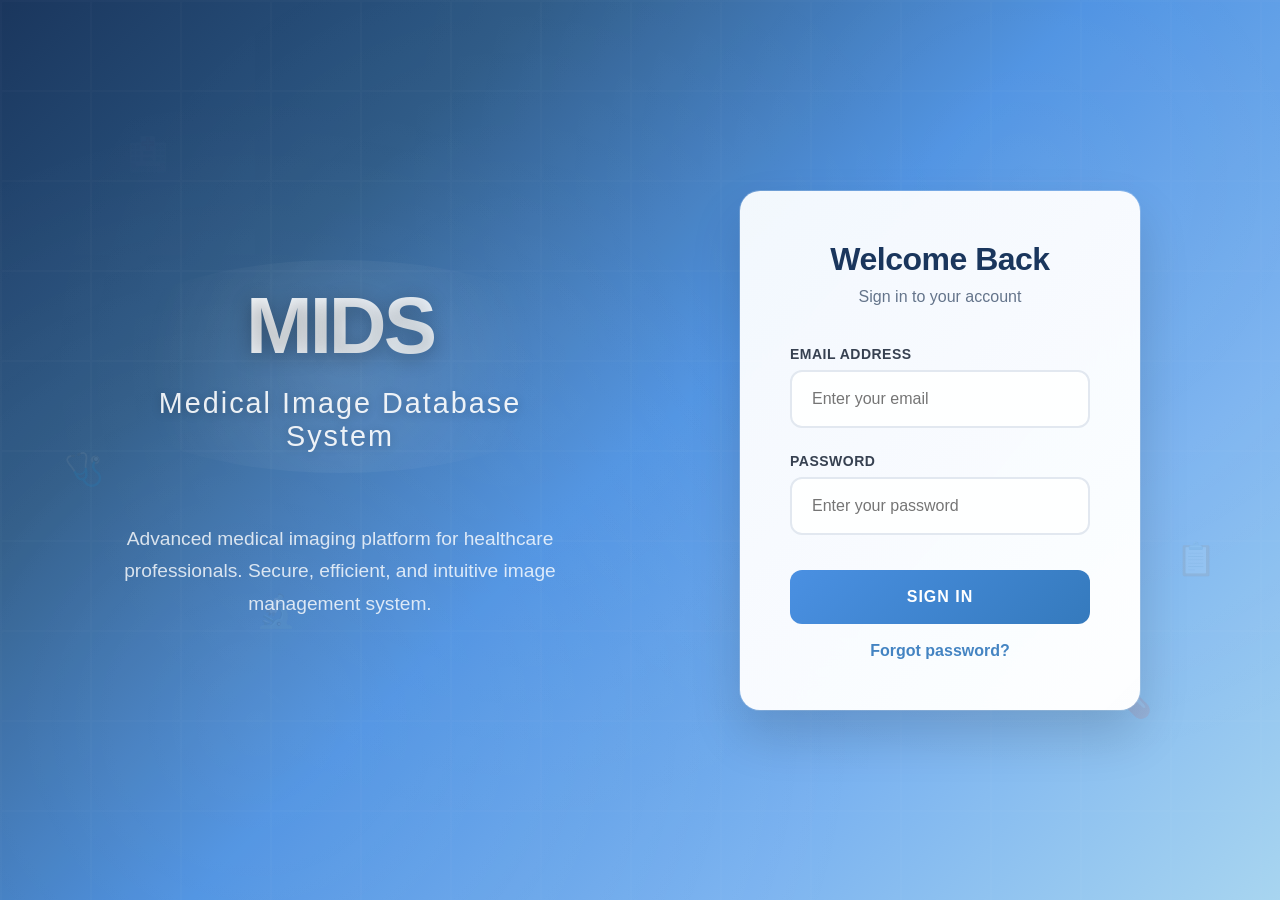
<file: patients.html>
<!DOCTYPE html>
<html lang="en">
<head>
    <meta charset="UTF-8">
    <meta name="viewport" content="width=device-width, initial-scale=1.0">
    <title>MIDS Patients</title>
    <link rel="stylesheet" href="css/style.css">
    <style>
        .user-info {
            display: flex;
            align-items: center;
            gap: 15px;
            margin-left: auto;
        }
        
        .user-avatar {
            width: 40px;
            height: 40px;
            background: linear-gradient(135deg, #667eea 0%, #764ba2 100%);
            border-radius: 50%;
            display: flex;
            align-items: center;
            justify-content: center;
            color: white;
            font-weight: 600;
            font-size: 16px;
        }
        
        .user-details {
            text-align: right;
        }
        
        .user-name {
            font-weight: 600;
            color: #333;
            font-size: 14px;
        }
        
        .user-role {
            color: #666;
            font-size: 12px;
            text-transform: uppercase;
        }
        
        .logout-btn {
            background: #dc3545;
            color: white;
            border: none;
            padding: 8px 16px;
            border-radius: 6px;
            cursor: pointer;
            font-size: 12px;
            transition: background-color 0.3s;
        }
        
        .logout-btn:hover {
            background: #c82333;
        }
        
        .admin-badge {
            background: #ffc107;
            color: #333;
            padding: 4px 8px;
            border-radius: 4px;
            font-size: 10px;
            font-weight: 600;
            text-transform: uppercase;
            margin-left: 10px;
        }
        
        .status-badge {
            padding: 4px 8px;
            border-radius: 12px;
            font-size: 12px;
            font-weight: 600;
            text-transform: uppercase;
        }
        
        .status-active {
            background: #d4edda;
            color: #155724;
        }
        
        .status-completed {
            background: #f8d7da;
            color: #721c24;
        }
    </style>
</head>
<body>
    <div class="sidebar">
        <h2>MIDS</h2>
        <nav>
            <a href="index.html">Dashboard</a>
            <a href="images.html">Images</a>
            <a href="patients.html" class="active">Patients</a>
            <a href="doctors.html">Doctors</a>
            <a href="admin.html" id="adminLink" style="display: none;">Admin Panel</a>
        </nav>
    </div>
    <div class="main-content">
        <header>
            <h1>Patient Records</h1>
            <div class="user-info" id="userInfo" style="display: none;">
                <div class="user-details">
                    <div class="user-name" id="userName"></div>
                    <div class="user-role" id="userRole"></div>
                </div>
                <div class="user-avatar" id="userAvatar"></div>
                <button class="logout-btn" onclick="logout()">Logout</button>
            </div>
        </header>
        <div class="card-container" id="patient-container">
            <p id="loading">Loading patients...</p>
        </div>
    </div>
    
    <script>
        // Check authentication on page load
        document.addEventListener('DOMContentLoaded', function() {
            checkAuth();
            loadPatients();
        });
        
        async function checkAuth() {
            try {
                const response = await fetch('backend/auth.php?action=check');
                const data = await response.json();
                
                if (data.authenticated) {
                    displayUserInfo(data.user);
                } else {
                    // Redirect to login if not authenticated
                    window.location.href = 'login.html';
                }
            } catch (error) {
                console.error('Auth check failed:', error);
                window.location.href = 'login.html';
            }
        }
        
        function displayUserInfo(user) {
            // Display user info in header
            document.getElementById('userName').textContent = user.name;
            document.getElementById('userRole').textContent = user.role;
            document.getElementById('userAvatar').textContent = user.name.charAt(0);
            document.getElementById('userInfo').style.display = 'flex';
            
            // Show admin panel link for admin users
            if (user.role === 'Admin') {
                document.getElementById('userRole').innerHTML = user.role + '<span class="admin-badge">Admin</span>';
                document.getElementById('adminLink').style.display = 'block';
            }
        }
        
        async function logout() {
            try {
                await fetch('backend/auth.php?action=logout');
                localStorage.removeItem('user');
                window.location.href = 'login.html';
            } catch (error) {
                console.error('Logout failed:', error);
            }
        }
        
        function loadPatients() {
            fetch('backend/patients.php')
                .then(response => {
                    if (!response.ok) {
                        throw new Error(`HTTP error! status: ${response.status}`);
                    }
                    return response.json();
                })
                .then(patients => {
                    const container = document.getElementById('patient-container');
                    const loadingIndicator = document.getElementById('loading');
                    
                    if (loadingIndicator) {
                        loadingIndicator.remove();
                    }

                    if (patients.length === 0) {
                        container.innerHTML = '<p>No patients found in the database.</p>';
                        return;
                    }

                    patients.forEach(patient => {
                        const card = document.createElement('div');
                        card.classList.add('card');
                        
                        const firstVisit = patient.first_visit ? new Date(patient.first_visit).toLocaleDateString() : 'N/A';
                        const lastVisit = patient.last_visit ? new Date(patient.last_visit).toLocaleDateString() : 'N/A';
                        const statusClass = patient.status === 'Active' ? 'status-active' : 'status-completed';
                        
                        card.innerHTML = `
                            <h3>Patient ID: ${patient.patient_id}</h3>
                            <p><strong>Name:</strong> ${patient.name || 'N/A'}</p>
                            <p><strong>Age:</strong> ${patient.age || 'N/A'}</p>
                            <p><strong>Gender:</strong> ${patient.gender || 'N/A'}</p>
                            <p><strong>Contact:</strong> ${patient.contact_info || 'N/A'}</p>
                            <p><strong>Doctor:</strong> ${patient.doctor_name || 'N/A'}</p>
                            <p><strong>Department:</strong> ${patient.department_name || 'N/A'}</p>
                            <p><strong>Subcategory:</strong> ${patient.subcategory_name || 'N/A'}</p>
                            <p><strong>Total Images:</strong> ${patient.image_count || 0}</p>
                            <p><strong>First Visit:</strong> ${firstVisit}</p>
                            <p><strong>Last Visit:</strong> ${lastVisit}</p>
                            <p><strong>Status:</strong> <span class="status-badge ${statusClass}">${patient.status || 'N/A'}</span></p>
                        `;
                        container.appendChild(card);
                    });
                })
                .catch(error => {
                    console.error('Error fetching patients:', error);
                    const container = document.getElementById('patient-container');
                    container.innerHTML = `<p id="error">Error loading patients.</p>`;
                });
        }
    </script>
</body>
</html>
</file>
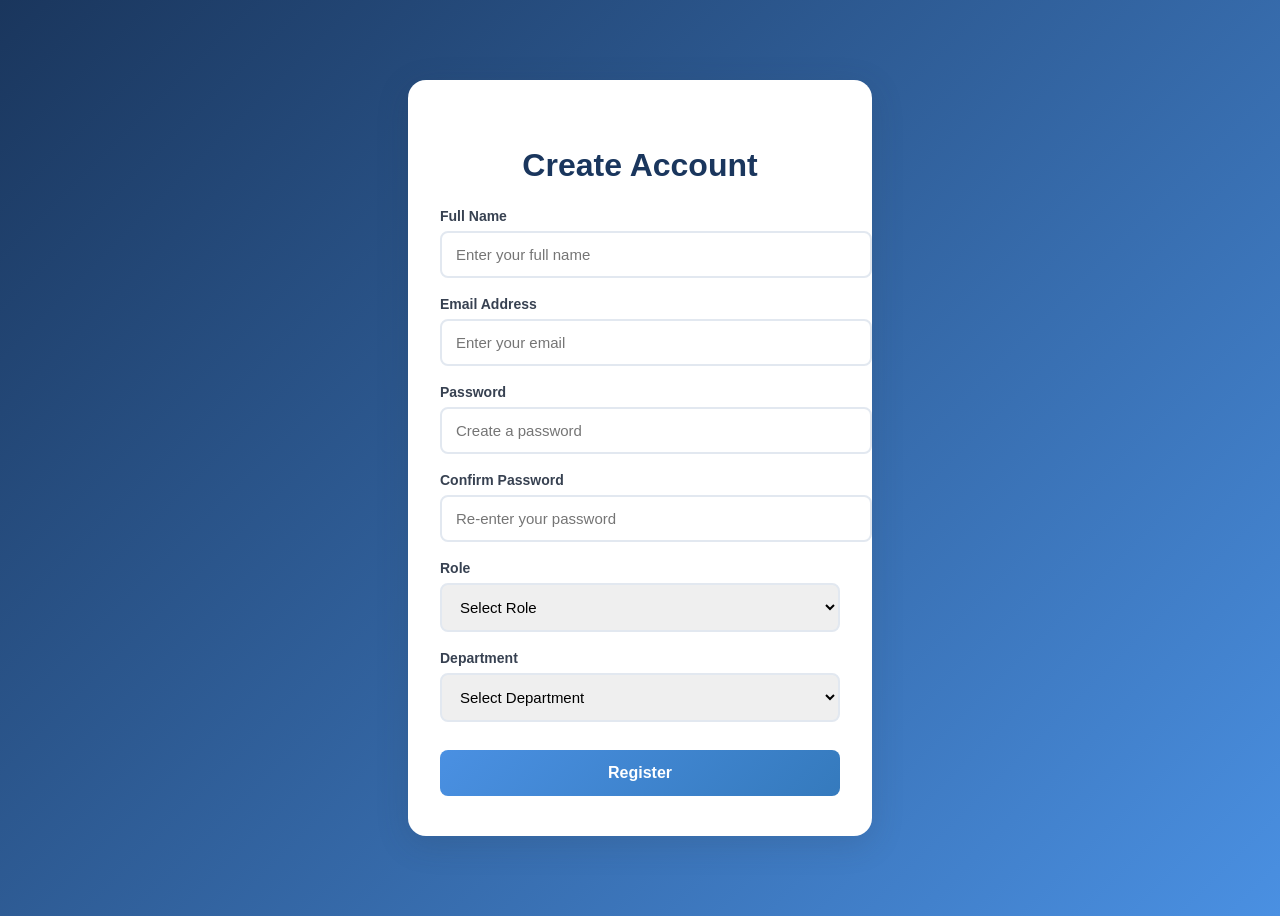
<file: register.html>
<!DOCTYPE html>
<html lang="en">
<head>
    <meta charset="UTF-8">
    <meta name="viewport" content="width=device-width, initial-scale=1.0">
    <title>Register - MIDS</title>
    <style>
        body {
            font-family: -apple-system, BlinkMacSystemFont, "Segoe UI", Roboto, Helvetica, Arial, sans-serif;
            background: linear-gradient(135deg, #1a365d 0%, #4a90e2 100%);
            min-height: 100vh;
            display: flex;
            align-items: center;
            justify-content: center;
        }
        .register-container {
            background: #fff;
            border-radius: 18px;
            box-shadow: 0 8px 32px rgba(44, 62, 80, 0.18);
            padding: 40px 32px;
            width: 100%;
            max-width: 400px;
        }
        .register-container h2 {
            text-align: center;
            color: #1a365d;
            margin-bottom: 24px;
            font-size: 2rem;
        }
        .form-group {
            margin-bottom: 18px;
        }
        .form-group label {
            display: block;
            margin-bottom: 7px;
            color: #374151;
            font-weight: 600;
            font-size: 14px;
        }
        .form-group input, .form-group select {
            width: 100%;
            padding: 13px 14px;
            border: 2px solid #e2e8f0;
            border-radius: 8px;
            font-size: 15px;
            transition: border 0.2s;
        }
        .form-group input:focus, .form-group select:focus {
            border-color: #4a90e2;
            outline: none;
        }
        .register-btn {
            width: 100%;
            padding: 14px;
            background: linear-gradient(135deg, #4a90e2 0%, #357abd 100%);
            color: white;
            border: none;
            border-radius: 8px;
            font-size: 16px;
            font-weight: 700;
            cursor: pointer;
            transition: background 0.2s;
            margin-top: 10px;
        }
        .register-btn:hover {
            background: linear-gradient(135deg, #357abd 0%, #2d5a87 100%);
        }
    </style>
</head>
<body>
    <div class="register-container">
        <h2>Create Account</h2>
        <form action="#" method="post">
            <div class="form-group">
                <label for="name">Full Name</label>
                <input type="text" id="name" name="name" required placeholder="Enter your full name">
            </div>
            <div class="form-group">
                <label for="email">Email Address</label>
                <input type="email" id="email" name="email" required placeholder="Enter your email">
            </div>
            <div class="form-group">
                <label for="password">Password</label>
                <input type="password" id="password" name="password" required placeholder="Create a password">
            </div>
            <div class="form-group">
                <label for="confirm_password">Confirm Password</label>
                <input type="password" id="confirm_password" name="confirm_password" required placeholder="Re-enter your password">
            </div>
            <div class="form-group">
                <label for="role">Role</label>
                <select id="role" name="role" required>
                    <option value="">Select Role</option>
                    <option value="Doctor">Doctor</option>
                    <option value="Admin">Admin</option>
                </select>
            </div>
            <div class="form-group">
                <label for="department">Department</label>
                <select id="department" name="department" required>
                    <option value="">Select Department</option>
                    <option value="1">X-ray</option>
                    <option value="2">CT Scan</option>
                    <option value="3">MRI</option>
                    <option value="4">Ultrasound</option>
                    <option value="5">Dentistry</option>
                    <option value="6">Ophthalmology</option>
                </select>
            </div>
            <button type="submit" class="register-btn">Register</button>
        </form>
    </div>
</body>
</html>
</file>
<file: css/style.css>
body {
    font-family: -apple-system, BlinkMacSystemFont, "Segoe UI", Roboto, Helvetica, Arial, sans-serif;
    margin: 0;
    background-color: #f0f2f5;
    display: flex;
    min-height: 100vh;
}

.sidebar {
    width: 240px;
    background-color: #333;
    color: white;
    padding: 20px;
    display: flex;
    flex-direction: column;
}

.sidebar h2 {
    text-align: center;
    margin-top: 0;
    margin-bottom: 30px;
    font-size: 24px;
}

.sidebar nav a {
    color: white;
    text-decoration: none;
    padding: 15px 20px;
    display: block;
    border-radius: 4px;
    margin-bottom: 10px;
    transition: background-color 0.3s;
}

.sidebar nav a:hover, .sidebar nav a.active {
    background-color: #555;
}

.main-content {
    flex-grow: 1;
    padding: 30px;
}

header h1 {
    margin-top: 0;
    color: #333;
    border-bottom: 2px solid #eee;
    padding-bottom: 15px;
}

/* Card styles */
.card-container {
    display: flex;
    flex-wrap: wrap;
    gap: 20px;
}

.card {
    background-color: #fff;
    border: 1px solid #ddd;
    border-radius: 8px;
    box-shadow: 0 4px 6px rgba(0,0,0,0.1);
    padding: 20px;
    flex: 1 1 300px; /* Flex properties for responsive cards */
}

/* Table styles */
table {
    width: 100%;
    border-collapse: collapse;
    margin-top: 20px;
    background-color: #fff;
    box-shadow: 0 4px 6px rgba(0,0,0,0.1);
}

th, td {
    padding: 12px 15px;
    text-align: left;
    border-bottom: 1px solid #ddd;
}

thead th {
    background-color: #f8f8f8;
    color: #333;
    font-weight: 600;
}

tbody tr:hover {
    background-color: #f1f1f1;
}

/* Image card specific styles */
.image-card {
    background-color: #fff;
    border: 1px solid #ddd;
    border-radius: 8px;
    box-shadow: 0 4px 6px rgba(0,0,0,0.1);
    padding: 15px;
    width: 320px;
    transition: transform 0.2s;
}
.image-card:hover {
    transform: translateY(-5px);
}
.image-card img {
    max-width: 100%;
    height: auto;
    border-radius: 4px;
    display: block;
}
.image-card p {
    margin: 10px 0 0;
    color: #555;
    font-size: 14px;
}

#loading, #error {
    text-align: center;
    font-size: 18px;
    color: #888;
    width: 100%;
}

.process-btn {
    display: inline-block;
    margin-top: 10px;
    padding: 8px 18px;
    background: #4a90e2;
    color: #fff;
    border: none;
    border-radius: 6px;
    font-weight: 600;
    text-decoration: none;
    transition: background 0.2s;
    cursor: pointer;
}
.process-btn:hover {
    background: #357abd;
}

.dashboard-stats {
    display: flex;
    flex-wrap: wrap;
    gap: 24px;
    margin-bottom: 32px;
    justify-content: center;
}
.stat-card {
    background: #fff;
    border-radius: 12px;
    box-shadow: 0 2px 8px rgba(44, 62, 80, 0.10);
    padding: 28px 32px;
    min-width: 180px;
    text-align: center;
    margin: 8px 0;
}
.stat-number {
    font-size: 2.5rem;
    font-weight: bold;
    color: #1a365d;
    margin-bottom: 8px;
}
.stat-label {
    font-size: 1.1rem;
    color: #4a90e2;
    font-weight: 600;
}
.dashboard-table {
    width: 100%;
    border-collapse: collapse;
    margin: 0 auto 32px auto;
    background: #fff;
    border-radius: 10px;
    box-shadow: 0 2px 8px rgba(44, 62, 80, 0.08);
    overflow: hidden;
}
.dashboard-table th, .dashboard-table td {
    padding: 12px 16px;
    border-bottom: 1px solid #e2e8f0;
    text-align: left;
}
.dashboard-table th {
    background: #f4f8fb;
    color: #1a365d;
    font-weight: 700;
}
.dashboard-table tr:last-child td {
    border-bottom: none;
}
</file>
